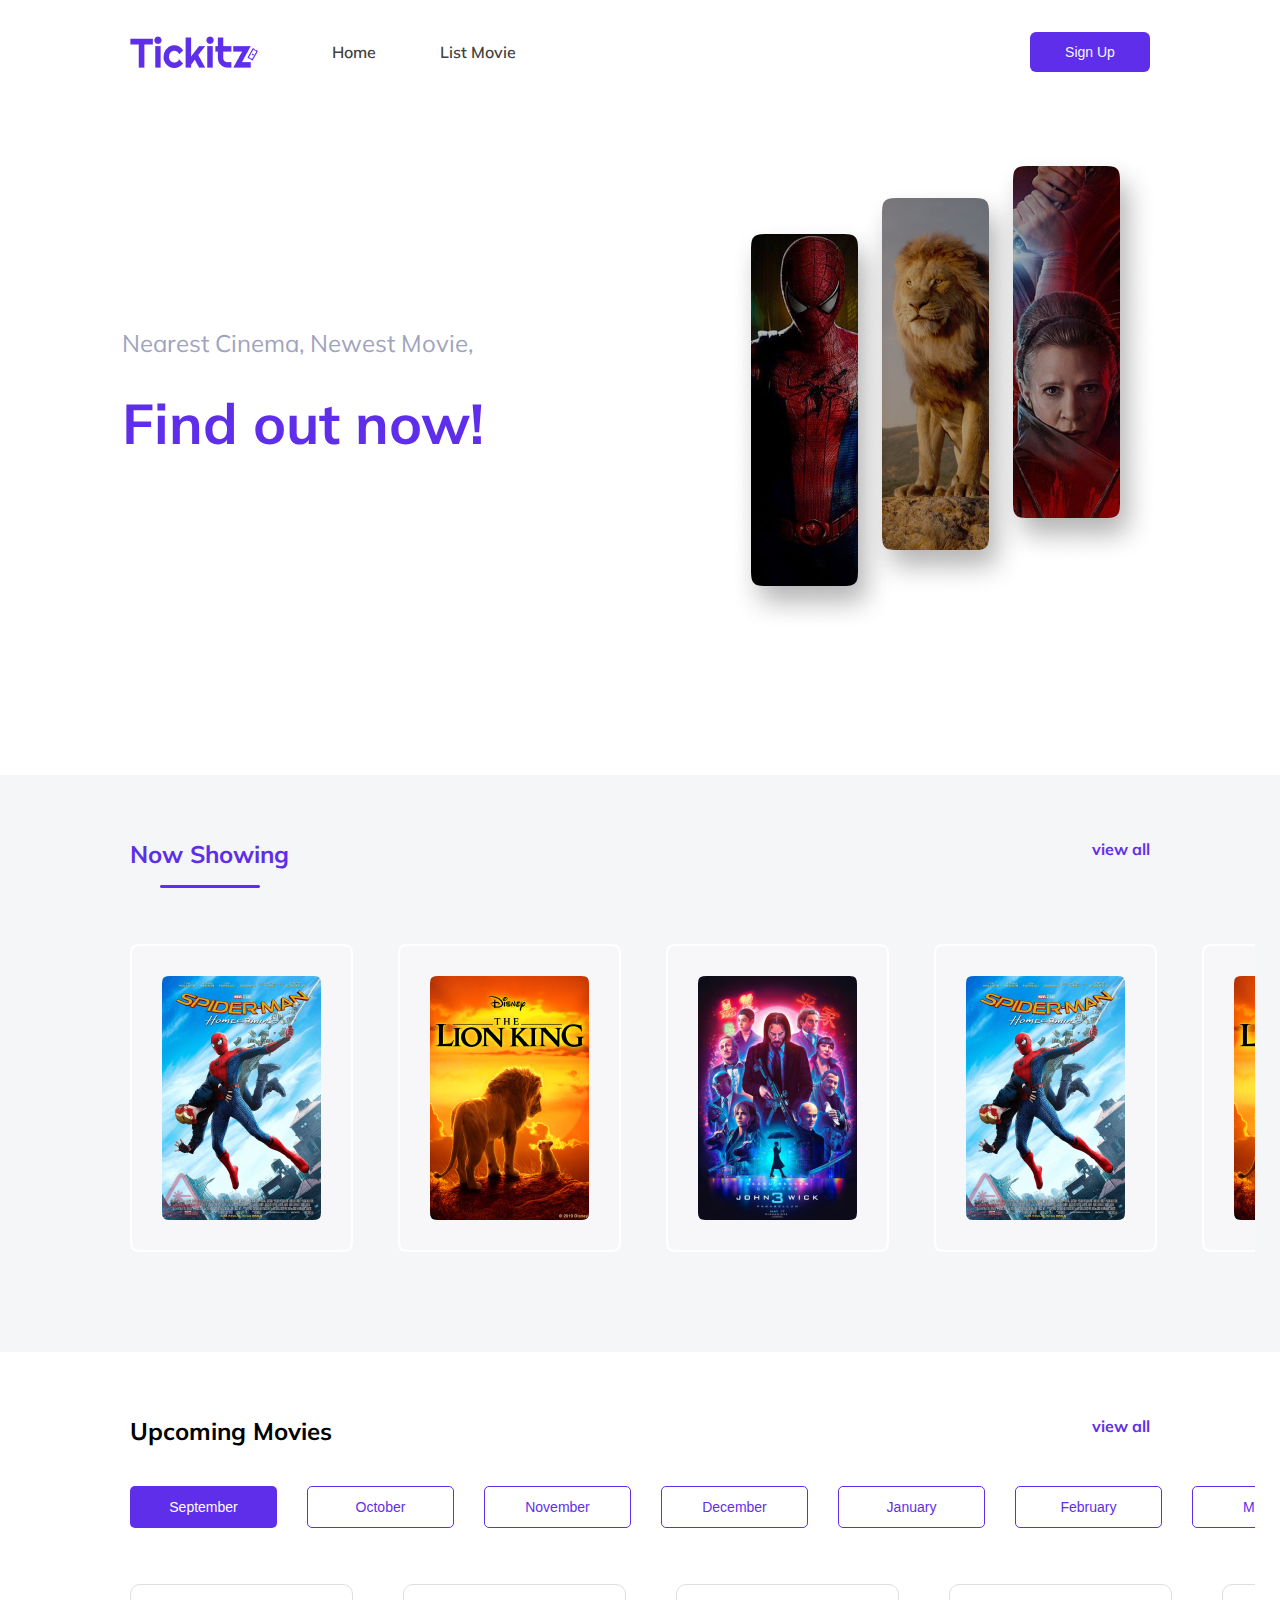
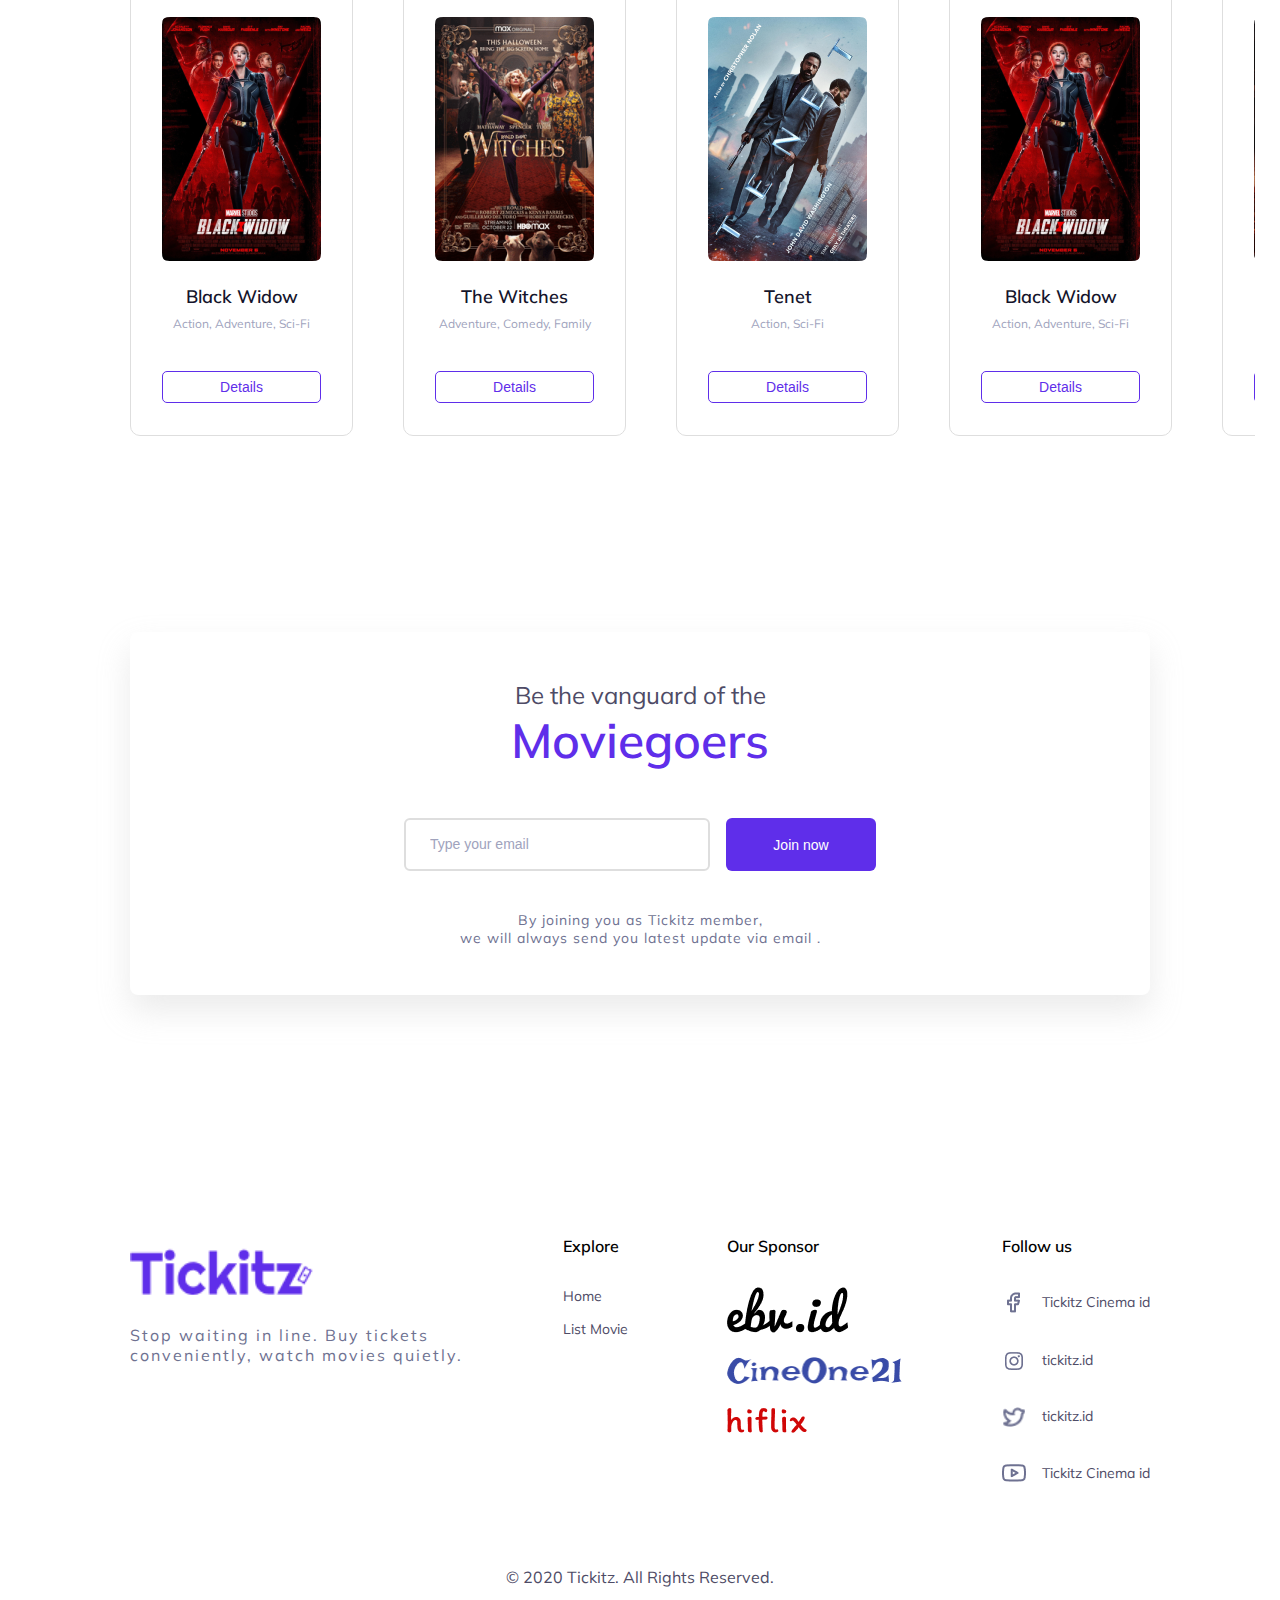
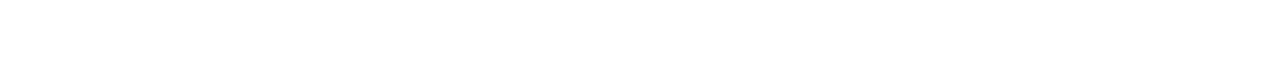
<file: index.html>
<!DOCTYPE html>
<html lang="en">
<head>
    <meta charset="UTF-8">
    <meta name="viewport" content="width=device-width, initial-scale=1.0">
    <link href="https://fonts.googleapis.com/css2?family=Inter:ital,opsz,wght@0,14..32,100..900;1,14..32,100..900&display=swap" rel="stylesheet">
    <link href="https://fonts.googleapis.com/css2?family=Inter:ital,opsz,wght@0,14..32,100..900;1,14..32,100..900&family=Mulish:ital,wght@0,200..1000;1,200..1000&display=swap" rel="stylesheet">
    <link rel="stylesheet" href="/CSS/index.css">
    <title>HOME</title>
</head>
<body>
    <nav class="homeNav">      
        <div class="homeList">
            <img class="tickHome" src="/CSS/Assets/image/Tickitz home.png" alt="Tickitz"> 
            <span class="listHo">Home</span>
            <span class="listMov">List Movie</span>
        </div>
        <div class="signBut">
            <a href="/signUp.html" target="_blank"><button>Sign Up</button></a>
        </div>
    </nav>
    <nav class="homeNav2">      
        <div class="homeList">
            <img class="tickHome" src="/CSS/Assets/image/Tickitz home.png" alt="Tickitz">
        </div>
        <div class="signBut">
            <img src="/CSS/Assets/icon/burger.png" class="menuBurger" alt="menu1">
        </div>
    </nav>
    <header class="homeHeader">
        <div class="headTag">
            <p class="tagChild">Nearest Cinema, Newest Movie,</p>
            <p class="tagChild1">Find out now!</p>
        </div>
        <img src="/CSS/Assets/image/menu1.png" class="imgHome" alt="menu1">
    </header>
    <main>
        <div class="mainChild">
            <div class="mainGchild">
                <span class="nowShow">Now Showing</span>
                <img src="/CSS/Assets/icon/Line.png" alt="line">
            </div>
            <span class="viewAll">view all</span>
        </div>
        <div class="mainChild1">
            <img src="/CSS/Assets/image/spider man.png" alt="spiderman">
            <img src="/CSS/Assets/image/lion king.png" alt="lionking">
            <img src="/CSS/Assets/image/john wick.png" alt="johnwick">
            <img src="/CSS/Assets/image/spider man.png" alt="spiderman">
            <img src="/CSS/Assets/image/lion king.png" alt="lionking">
            <img src="/CSS/Assets/image/spider man.png" alt="spiderman">
            <img src="/CSS/Assets/image/lion king.png" alt="lionking">
            <img src="/CSS/Assets/image/john wick.png" alt="johnwick">
            <img src="/CSS/Assets/image/spider man.png" alt="spiderman">
            <img src="/CSS/Assets/image/lion king.png" alt="lionking">
            <img src="/CSS/Assets/image/john wick.png" alt="johnwick">
            <img src="/CSS/Assets/image/spider man.png" alt="spiderman">
            <img src="/CSS/Assets/image/lion king.png" alt="lionking">
        </div>
    </main>
    <aside>
        <div class="asideChild">
            <div class="asideGchild">
                <span class="upcoming">Upcoming Movies</span>
            </div>
            <span class="viewAll">view all</span>
        </div>
        <div class="monthBut">
            <button class="septBut">September</button>
            <button class="otherBut"> October </button>
            <button class="otherBut">November</button>
            <button class="otherBut">December</button>
            <button class="otherBut"> January </button>
            <button class="otherBut">February</button>
            <button class="otherBut">  March  </button>
            <button class="otherBut">  April  </button>
            <button class="otherBut">   May   </button>
            <button class="otherBut">  June  </button>
            <button class="otherBut">  July  </button>
            <button class="otherBut"> August </button>
        </div>
        <div class="asideChild1">
            <div class="asideGchild1">
                <img src="/CSS/Assets/image/black widow.png" alt="blackwidow">
                <span class="movTittle">Black Widow</span>
                <span class="movGenre">Action, Adventure, Sci-Fi</span>
                <button>Details</button>
            </div>
            <div class="asideGchild1">
                <img src="/CSS/Assets/image/witches.png" alt="witches">
                <span class="movTittle">The Witches</span>
                <span class="movGenre">Adventure, Comedy, Family</span>
                <button>Details</button>
            </div>
            <div class="asideGchild1">
                <img src="/CSS/Assets/image/tenet.png" alt="tenet">
                <span class="movTittle">Tenet</span>
                <span class="movGenre">Action, Sci-Fi</span>
                <button>Details</button>
            </div>
            <div class="asideGchild1">
                <img src="/CSS/Assets/image/black widow.png" alt="blackwidow">
                <span class="movTittle">Black Widow</span>
                <span class="movGenre">Action, Adventure, Sci-Fi</span>
                <button>Details</button>
            </div>
            <div class="asideGchild1">
                <img src="/CSS/Assets/image/witches.png" alt="witches">
                <span class="movTittle">The Witches</span>
                <span class="movGenre">Adventure, Comedy, Family</span>
                <button>Details</button>
            </div>
            <div class="asideGchild1">
                <img src="/CSS/Assets/image/tenet.png" alt="tenet">
                <span class="movTittle">Tenet</span>
                <span class="movGenre">Action, Sci-Fi</span>
                <button>Details</button>
            </div>
            <div class="asideGchild1">
                <img src="/CSS/Assets/image/black widow.png" alt="blackwidow">
                <span class="movTittle">Black Widow</span>
                <span class="movGenre">Action, Adventure, Sci-Fi</span>
                <button>Details</button>
            </div>
            <div class="asideGchild1">
                <img src="/CSS/Assets/image/witches.png" alt="witches">
                <span class="movTittle">The Witches</span>
                <span class="movGenre">Adventure, Comedy, Family</span>
                <button>Details</button>
            </div>
            <div class="asideGchild1">
                <img src="/CSS/Assets/image/tenet.png" alt="tenet">
                <span class="movTittle">Tenet</span>
                <span class="movGenre">Action, Sci-Fi</span>
                <button>Details</button>
            </div>
            <div class="asideGchild1">
                <img src="/CSS/Assets/image/witches.png" alt="witches">
                <span class="movTittle">The Witches</span>
                <span class="movGenre">Adventure, Comedy, Family</span>
                <button>Details</button>
            </div>
            <div class="asideGchild1">
                <img src="/CSS/Assets/image/tenet.png" alt="tenet">
                <span class="movTittle">Tenet</span>
                <span class="movGenre">Action, Sci-Fi</span>
                <button>Details</button>
            </div>
        </div>
    </aside>
    <section class="sectionHome">
        <div class="sectionChild">
            <span class="sectionTag">Be the vanguard of the</span>
            <span class="sectionTag1">Moviegoers</span>
            <div class="sectionGchild">
                <input type="email" placeholder="Type your email">
                <button>Join now</button>
            </div>
            <span class="sectionTag2">By joining you as Tickitz member,</span>
            <span class="sectionTag2">we will always send you latest update via email .</span>
        </div>
    </section>
    <footer class="footer">
        <div class="footerHome">
            <div class="footerHome1">
                <img src="/CSS/Assets/image/Tickitz home.png" alt="Tickitz">
                <span class="footerTag">Stop waiting in line. Buy tickets</span>
                <span class="footerTag">conveniently, watch movies quietly.</span>
            </div>
            <div class="footerHome2">
                <span class="footerNav">Explore</span>
                <div class="footerNavChild3">
                    <span class="footerNavChild">Home</span>
                    <span class="footerNavChild">List Movie</span>
                </div>
            </div>
            <div class="footerHome3">
                <span class="footerNav">Our Sponsor</span>
                <div class="footerNavChild3">
                    <img src="/CSS/Assets/icon/ebu.png" class="sponsor" alt="ebu.id">
                    <img src="/CSS/Assets/icon/cine.png" class="sponsor1" alt="cineone">
                    <img src="/CSS/Assets/icon/hiflix.png" class="sponsor2" alt="hiflix">
                </div>
            </div>
            <div class="footerHome4">
                <span class="footerNav">Follow us</span>
                <div class="footerNavChild3">
                    <div class="footerNavChild1">
                        <img src="/CSS/Assets/icon/fb.png" alt="fb">
                        <span class="footerNavChild2">Tickitz Cinema id</span>
                    </div>
                    <div class="footerNavChild1">
                        <img src="/CSS/Assets/icon/ig.png" alt="ig">
                        <span class="footerNavChild2">tickitz.id</span>
                    </div>
                    <div class="footerNavChild1">
                        <img src="/CSS/Assets/icon/twitter.png" alt="twitter">
                        <span class="footerNavChild2">tickitz.id</span>
                    </div>
                    <div class="footerNavChild1">
                        <img src="/CSS/Assets/icon/yt.png" alt="yt">
                        <span class="footerNavChild2">Tickitz Cinema id</span>
                    </div>
                </div>
            </div>
        </div>
        <span class="copyright">© 2020 Tickitz. All Rights Reserved.</span>
    </footer>
</body>
</html>
</file>
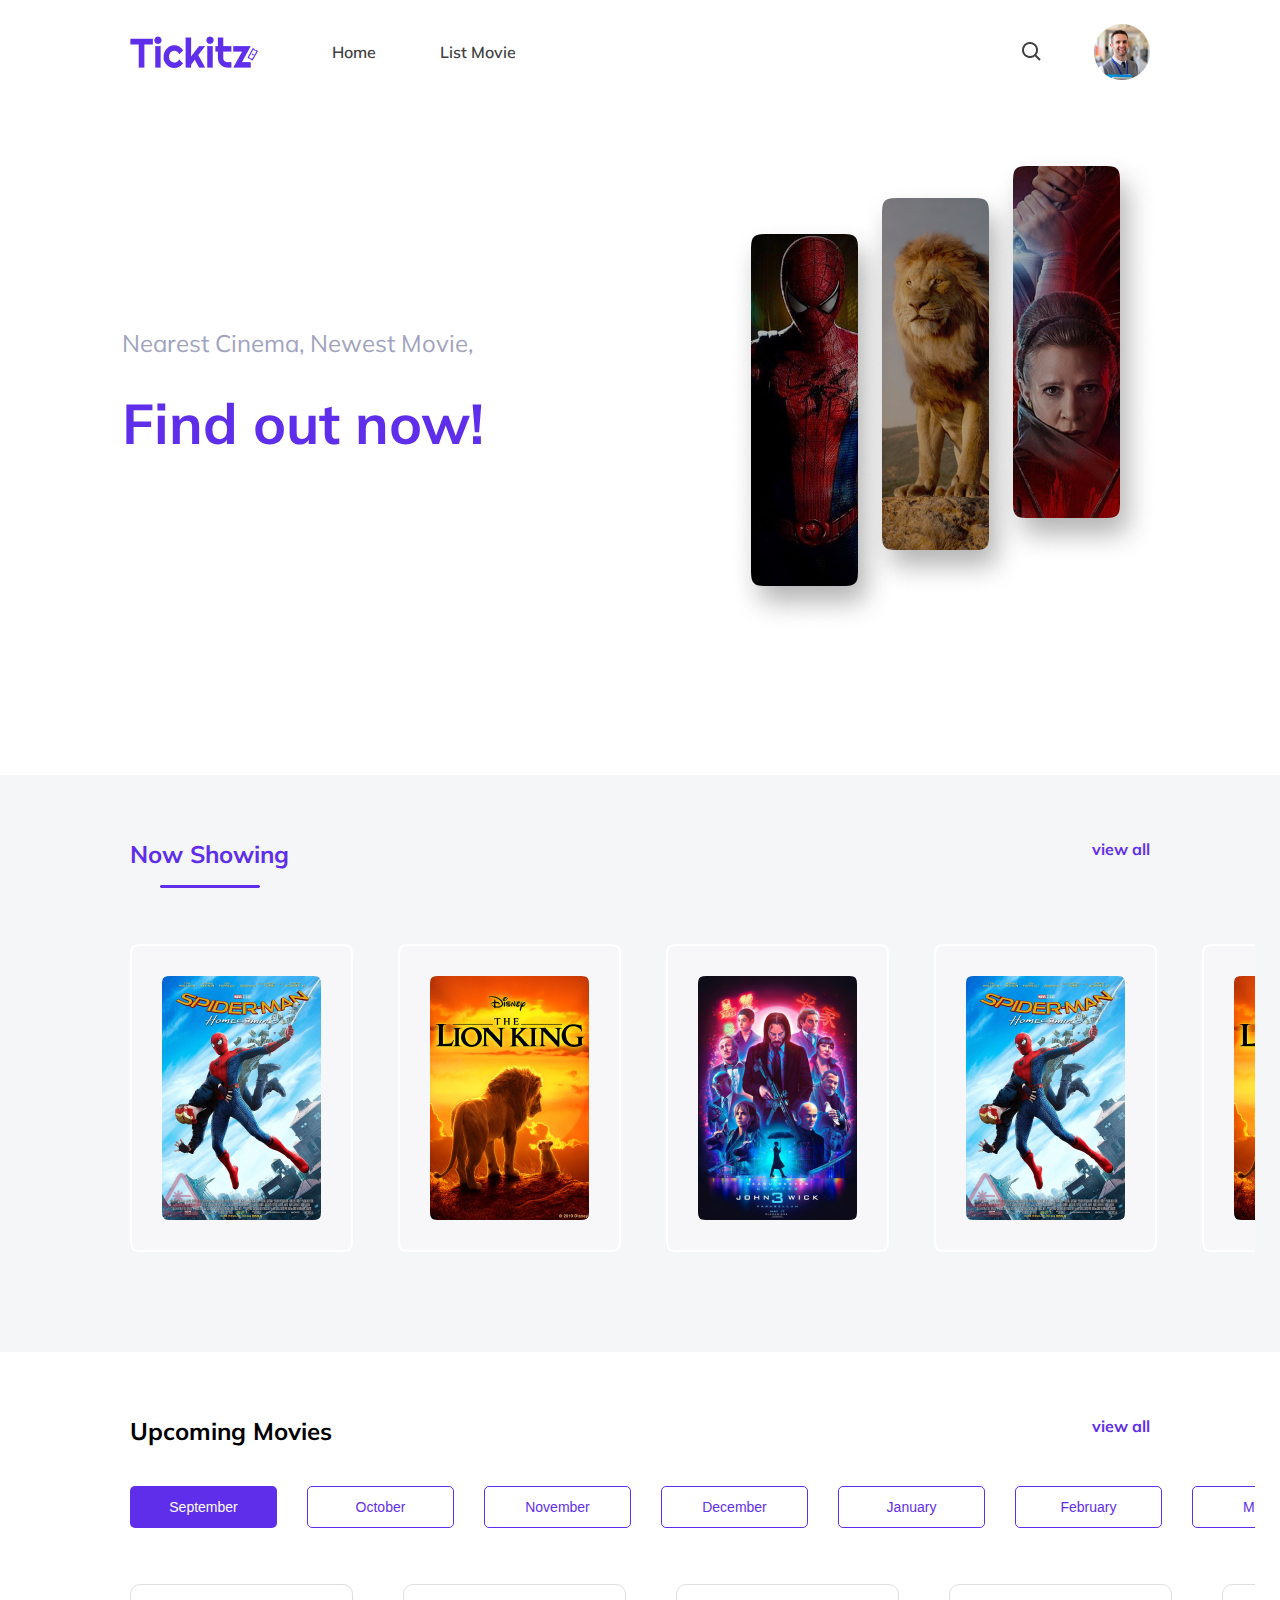
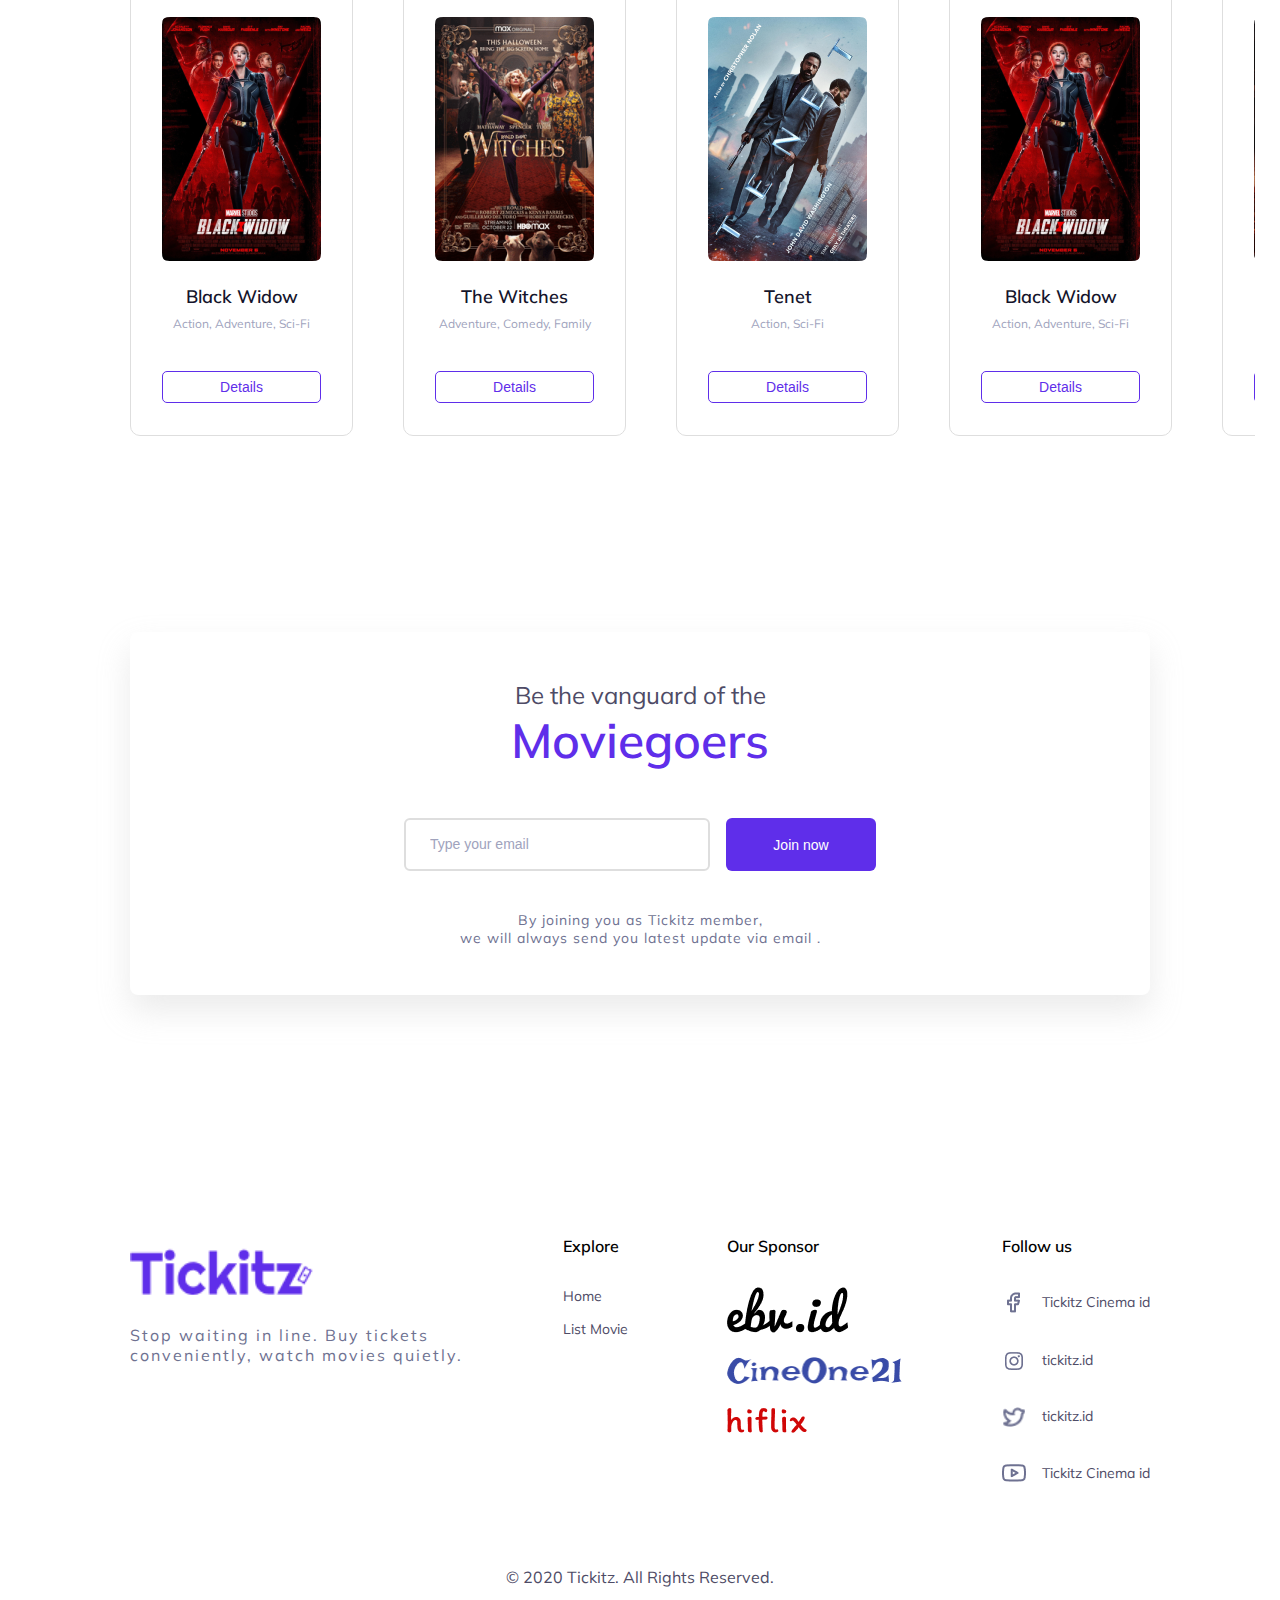
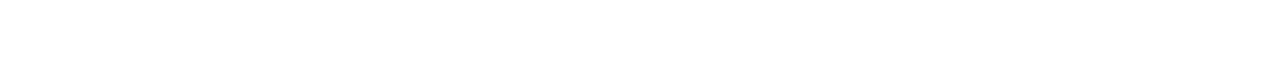
<file: home.html>
<!DOCTYPE html>
<html lang="en">
<head>
    <meta charset="UTF-8">
    <meta name="viewport" content="width=device-width, initial-scale=1.0">
    <link href="https://fonts.googleapis.com/css2?family=Inter:ital,opsz,wght@0,14..32,100..900;1,14..32,100..900&display=swap" rel="stylesheet">
    <link href="https://fonts.googleapis.com/css2?family=Inter:ital,opsz,wght@0,14..32,100..900;1,14..32,100..900&family=Mulish:ital,wght@0,200..1000;1,200..1000&display=swap" rel="stylesheet">
    <link rel="stylesheet" href="/CSS/index.css">
    <title>HOME</title>
</head>
<body>
    <nav class="homeNav">      
        <div class="homeList">
            <img class="tickHome" src="/CSS/Assets/image/Tickitz home.png" alt="Tickitz"> 
            <span class="listHo">Home</span>
            <span class="listMov">List Movie</span>
        </div>
        <div class="avatar">
            <img src="/CSS/Assets/icon/scope.png" alt="scope">
            <img src="/CSS/Assets/image/avatar.png" alt="avatar">
        </div>
    </nav>
    <nav class="homeNav2">      
        <div class="homeList">
            <img class="tickHome" src="/CSS/Assets/image/Tickitz home.png" alt="Tickitz">
        </div>
        <div class="signBut">
            <img src="/CSS/Assets/icon/burger.png" class="menuBurger" alt="menu1">
        </div>
    </nav>
    <header class="homeHeader">
        <div class="headTag">
            <p class="tagChild">Nearest Cinema, Newest Movie,</p>
            <p class="tagChild1">Find out now!</p>
        </div>
        <img src="/CSS/Assets/image/menu1.png" class="imgHome" alt="menu1">
    </header>
    <main>
        <div class="mainChild">
            <div class="mainGchild">
                <span class="nowShow">Now Showing</span>
                <img src="/CSS/Assets/icon/Line.png" alt="line">
            </div>
            <span class="viewAll">view all</span>
        </div>
        <div class="mainChild1">
            <img src="/CSS/Assets/image/spider man.png" alt="spiderman">
            <img src="/CSS/Assets/image/lion king.png" alt="lionking">
            <img src="/CSS/Assets/image/john wick.png" alt="johnwick">
            <img src="/CSS/Assets/image/spider man.png" alt="spiderman">
            <img src="/CSS/Assets/image/lion king.png" alt="lionking">
            <img src="/CSS/Assets/image/spider man.png" alt="spiderman">
            <img src="/CSS/Assets/image/lion king.png" alt="lionking">
            <img src="/CSS/Assets/image/john wick.png" alt="johnwick">
            <img src="/CSS/Assets/image/spider man.png" alt="spiderman">
            <img src="/CSS/Assets/image/lion king.png" alt="lionking">
            <img src="/CSS/Assets/image/john wick.png" alt="johnwick">
            <img src="/CSS/Assets/image/spider man.png" alt="spiderman">
            <img src="/CSS/Assets/image/lion king.png" alt="lionking">
        </div>
    </main>
    <aside>
        <div class="asideChild">
            <div class="asideGchild">
                <span class="upcoming">Upcoming Movies</span>
            </div>
            <span class="viewAll">view all</span>
        </div>
        <div class="monthBut">
            <button class="septBut">September</button>
            <button class="otherBut"> October </button>
            <button class="otherBut">November</button>
            <button class="otherBut">December</button>
            <button class="otherBut"> January </button>
            <button class="otherBut">February</button>
            <button class="otherBut">  March  </button>
            <button class="otherBut">  April  </button>
            <button class="otherBut">   May   </button>
            <button class="otherBut">  June  </button>
            <button class="otherBut">  July  </button>
            <button class="otherBut"> August </button>
        </div>
        <div class="asideChild1">
            <div class="asideGchild1">
                <img src="/CSS/Assets/image/black widow.png" alt="blackwidow">
                <span class="movTittle">Black Widow</span>
                <span class="movGenre">Action, Adventure, Sci-Fi</span>
                <button>Details</button>
            </div>
            <div class="asideGchild1">
                <img src="/CSS/Assets/image/witches.png" alt="witches">
                <span class="movTittle">The Witches</span>
                <span class="movGenre">Adventure, Comedy, Family</span>
                <button>Details</button>
            </div>
            <div class="asideGchild1">
                <img src="/CSS/Assets/image/tenet.png" alt="tenet">
                <span class="movTittle">Tenet</span>
                <span class="movGenre">Action, Sci-Fi</span>
                <button>Details</button>
            </div>
            <div class="asideGchild1">
                <img src="/CSS/Assets/image/black widow.png" alt="blackwidow">
                <span class="movTittle">Black Widow</span>
                <span class="movGenre">Action, Adventure, Sci-Fi</span>
                <button>Details</button>
            </div>
            <div class="asideGchild1">
                <img src="/CSS/Assets/image/witches.png" alt="witches">
                <span class="movTittle">The Witches</span>
                <span class="movGenre">Adventure, Comedy, Family</span>
                <button>Details</button>
            </div>
            <div class="asideGchild1">
                <img src="/CSS/Assets/image/tenet.png" alt="tenet">
                <span class="movTittle">Tenet</span>
                <span class="movGenre">Action, Sci-Fi</span>
                <button>Details</button>
            </div>
            <div class="asideGchild1">
                <img src="/CSS/Assets/image/black widow.png" alt="blackwidow">
                <span class="movTittle">Black Widow</span>
                <span class="movGenre">Action, Adventure, Sci-Fi</span>
                <button>Details</button>
            </div>
            <div class="asideGchild1">
                <img src="/CSS/Assets/image/witches.png" alt="witches">
                <span class="movTittle">The Witches</span>
                <span class="movGenre">Adventure, Comedy, Family</span>
                <button>Details</button>
            </div>
            <div class="asideGchild1">
                <img src="/CSS/Assets/image/tenet.png" alt="tenet">
                <span class="movTittle">Tenet</span>
                <span class="movGenre">Action, Sci-Fi</span>
                <button>Details</button>
            </div>
            <div class="asideGchild1">
                <img src="/CSS/Assets/image/witches.png" alt="witches">
                <span class="movTittle">The Witches</span>
                <span class="movGenre">Adventure, Comedy, Family</span>
                <button>Details</button>
            </div>
            <div class="asideGchild1">
                <img src="/CSS/Assets/image/tenet.png" alt="tenet">
                <span class="movTittle">Tenet</span>
                <span class="movGenre">Action, Sci-Fi</span>
                <button>Details</button>
            </div>
        </div>
    </aside>
    <section class="sectionHome">
        <div class="sectionChild">
            <span class="sectionTag">Be the vanguard of the</span>
            <span class="sectionTag1">Moviegoers</span>
            <div class="sectionGchild">
                <input type="email" placeholder="Type your email">
                <button>Join now</button>
            </div>
            <span class="sectionTag2">By joining you as Tickitz member,</span>
            <span class="sectionTag2">we will always send you latest update via email .</span>
        </div>
    </section>
    <footer class="footer">
        <div class="footerHome">
            <div class="footerHome1">
                <img src="/CSS/Assets/image/Tickitz home.png" alt="Tickitz">
                <span class="footerTag">Stop waiting in line. Buy tickets</span>
                <span class="footerTag">conveniently, watch movies quietly.</span>
            </div>
            <div class="footerHome2">
                <span class="footerNav">Explore</span>
                <div class="footerNavChild3">
                    <span class="footerNavChild">Home</span>
                    <span class="footerNavChild">List Movie</span>
                </div>
            </div>
            <div class="footerHome3">
                <span class="footerNav">Our Sponsor</span>
                <div class="footerNavChild3">
                    <img src="/CSS/Assets/icon/ebu.png" class="sponsor" alt="ebu.id">
                    <img src="/CSS/Assets/icon/cine.png" class="sponsor1" alt="cineone">
                    <img src="/CSS/Assets/icon/hiflix.png" class="sponsor2" alt="hiflix">
                </div>
            </div>
            <div class="footerHome4">
                <span class="footerNav">Follow us</span>
                <div class="footerNavChild3">
                    <div class="footerNavChild1">
                        <img src="/CSS/Assets/icon/fb.png" alt="fb">
                        <span class="footerNavChild2">Tickitz Cinema id</span>
                    </div>
                    <div class="footerNavChild1">
                        <img src="/CSS/Assets/icon/ig.png" alt="ig">
                        <span class="footerNavChild2">tickitz.id</span>
                    </div>
                    <div class="footerNavChild1">
                        <img src="/CSS/Assets/icon/twitter.png" alt="twitter">
                        <span class="footerNavChild2">tickitz.id</span>
                    </div>
                    <div class="footerNavChild1">
                        <img src="/CSS/Assets/icon/yt.png" alt="yt">
                        <span class="footerNavChild2">Tickitz Cinema id</span>
                    </div>
                </div>
            </div>
        </div>
        <span class="copyright">© 2020 Tickitz. All Rights Reserved.</span>
    </footer>
</body>
</html>
</file>
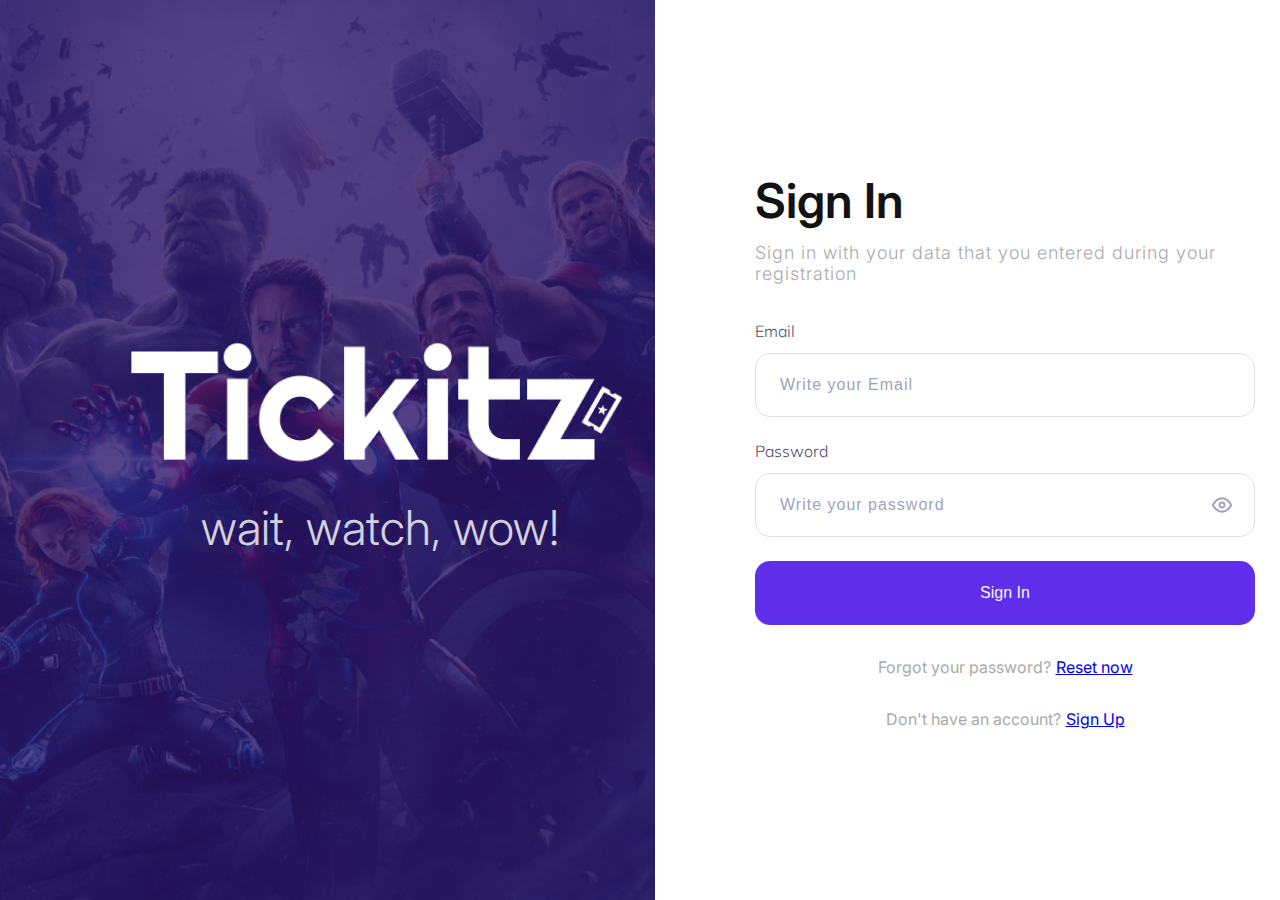
<file: signIn.html>
<!DOCTYPE html>
<html lang="en">
<head>
    <meta charset="UTF-8">
    <meta name="viewport" content="width=device-width, initial-scale=1.0">
    <link href="https://fonts.googleapis.com/css2?family=Inter:ital,opsz,wght@0,14..32,100..900;1,14..32,100..900&display=swap" rel="stylesheet">
    <link href="https://fonts.googleapis.com/css2?family=Inter:ital,opsz,wght@0,14..32,100..900;1,14..32,100..900&family=Mulish:ital,wght@0,200..1000;1,200..1000&display=swap" rel="stylesheet">
    <link rel="stylesheet" href="/CSS/index.css">
    <title>SIGN IN</title>
</head>
<body>
    <section class="all">
        <aside class="left">
            <img src="/CSS/Assets/image/tickitz 1.png" class="imgTic" alt="tickitz">
            <h1 class="hashtag">wait, watch, wow!</h1>
        </aside>
        <aside class="left1">
            <img src="/CSS/Assets/image/Tickitz home.png" class="imgTic" alt="tickitz">
        </aside>
        <aside class="right">
            <h1 class="headSign">Sign In</h1>
            <span class="headSign2">Sign in with your data that you entered during your registration</span>
            <form class="inputForm">
                <label for="Email">Email</label>
                <input type="email" class="email" name="Email" placeholder="Write your Email">
                <label for="Password">Password</label>
                <input type="password" class="password" name="Password" placeholder="Write your password">
                <button type="submit" class="signBut">Sign In</button>
            </form>
            <footer class="footSign">
                <span>Forgot your password? </span>
                <a class="signLink" href="url">Reset now</a>
            </footer>
            <footer class="footSign">
                <span>Don't have an account? </span>
                <a class="signLink" href="/signUp.html">Sign Up</a>
            </footer>
        </aside>
    </section>
    <script src="/Script/index.js"></script>      
</body>
</html>
</file>
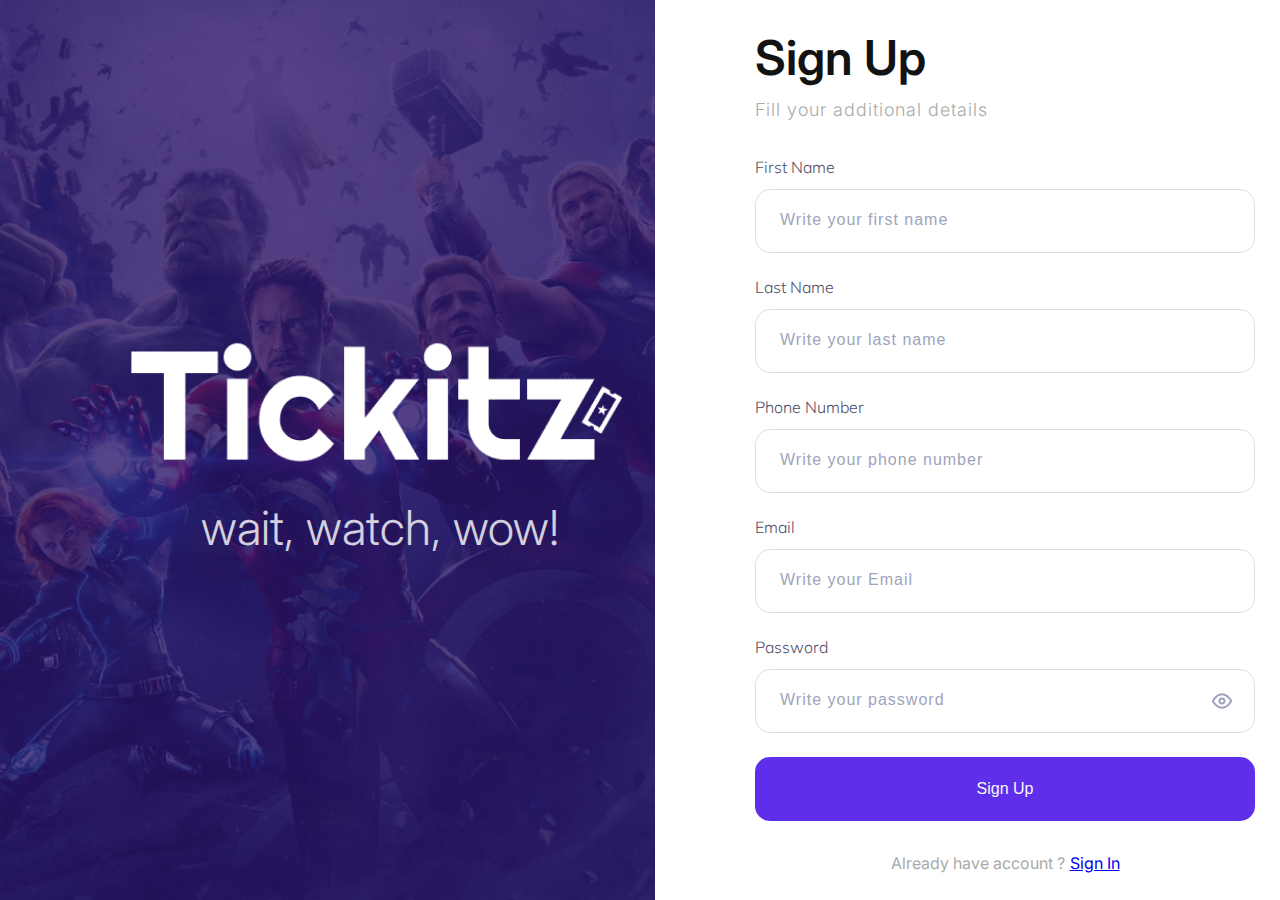
<file: signUp.html>
<!DOCTYPE html>
<html lang="en">
<head>
    <meta charset="UTF-8">
    <meta name="viewport" content="width=device-width, initial-scale=1.0">
    <link href="https://fonts.googleapis.com/css2?family=Inter:ital,opsz,wght@0,14..32,100..900;1,14..32,100..900&display=swap" rel="stylesheet">
    <link href="https://fonts.googleapis.com/css2?family=Inter:ital,opsz,wght@0,14..32,100..900;1,14..32,100..900&family=Mulish:ital,wght@0,200..1000;1,200..1000&display=swap" rel="stylesheet">
    <link rel="stylesheet" href="/CSS/index.css">
    <title>SIGN UP</title>
</head>
<body>
    <section class="all">
        <aside class="left">
            <img src="/CSS/Assets/image/tickitz 1.png" class="imgTic" alt="tickitz">
            <h1 class="hashtag">wait, watch, wow!</h1>
        </aside>
        <aside class="left1">
            <img src="/CSS/Assets/image/Tickitz home.png" class="imgTic" alt="tickitz">
        </aside>
        <aside class="right">
            <h1 class="headSign">Sign Up</h1>
            <span class="headSign2">Fill your additional details</span>
            <form class="inputForm">
                <label for="">First Name</label>
                <input type="text" class="firstName" name="First Name" placeholder="Write your first name">
                <label for="">Last Name</label>
                <input type="text" class="lastName" name="Last Name" placeholder="Write your last name">
                <label for="">Phone Number</label>
                <input type="number" class="phoneNumber" name="Phone Number" placeholder="Write your phone number">
                <label for="">Email</label>
                <input type="email" class="email" name="Email" placeholder="Write your Email">
                <label for="">Password</label>
                <input type="password" class="password" name="Password" placeholder="Write your password">
                <button class="signBut">Sign Up</button>
            </form>
            <footer class="footSign">
                <span>Already have account ? </span>
                <a class="signLink" href="/signIn.html">Sign In</a>
            </footer>
        </aside>
    </section>
    <script src="Script/signUp.js"></script>      
</body>
</html>
</file>
<file: CSS/index.css>
*,
*::before,
*::after {
    padding: 0;
    margin: 0;
    box-sizing: border-box;
}
body {
    font-family: "Mulish", sans-serif;
    /* letter-spacing: 2px; */
}

/* HOME : LINE 192 */

/* SIGN UP & SIGN IN */
.all {
    display: flex;
    width: 100%;
    height: 100vh;
}

.left {
    width: 60%;
    display: flex;
    flex-direction: column;
    align-items: center;
    justify-content: center;
    background-color: #2B156BCC;
    background-image: url(/CSS/Assets/image/avenger.png);
    background-size: cover;
}

.left1 {
    display: none;
}

.hashtag {
    font-family: "inter", sans-serif;
    color: #FFFF;
    opacity: 80%;
    font-size: 48px;
    font-weight: 300;
}

.right {
    padding: 120px 100px;
    font-family: "inter", sans-serif;
    display: flex;
    flex-direction: column;
    justify-content: center;
}

.headSign {
    color: #121212;
    font-size: 48px;
    font-weight: 600;
    margin-bottom: 12px;
}

.right .headSign2 {
    color: #AAAAAA;
    display: flex;
    font-size: 18px;
    font-weight: 300;
    letter-spacing: 1px;
    margin-bottom: 37px;
}

.right .inputForm {
    font-family: "Mulish", sans-serif;
    display: flex;
    flex-direction: column;
    color: #4E4B66;
    font-weight: 300;
    font-size: 16px;
    letter-spacing: 0;
}

.right .inputForm input {
    width: 500px;
    height: 64px;
    border: 1px solid #DEDEDE;
    border-radius: 15px;
    padding: 24px;
    margin-top: 12px;
    margin-bottom: 24px;
}

.right .inputForm input::placeholder {
    color: #A0A3BD;
    font-size: 16px;
    font-weight: 100;
    letter-spacing: 1px;
}

.right .inputForm .password {
    background-image: url(/CSS/Assets/icon/eyeslash.png);
    background-repeat: no-repeat;
    background-position: right 22px center;
}

.right .signBut {
    width: 500px;
    height: 64px;
    font-size: 16px;
    color: #F7F7FC;
    background-color: #5F2EEA;
    border: none;
    border-radius: 15px;
}

.right .signBut button {
    width: 500px;
    height: 64px;
    font-size: 16px;
    color: #F7F7FC;
    background-color: #5F2EEA;
    border: none;
    border-radius: 15px;
}

.footSign {
    display: flex;
    justify-content: center;
    font-family: "inter", sans-serif;
    font-size: 16px;
    color: #AAAAAA;
    letter-spacing: 0px;
    margin-top: 32px;
}

.right .footSign .signLink {
    margin-left: 5px;
}



/* HOME */
.homeNav {
    display: flex;
    justify-content: space-between;
    align-items: center;
    width: 100vw;
    height: 104px;
    padding: 0 130px;
}
.homeNav2 {
    display: none;
}
.homeList {
    display: flex;
    align-items: center;
    color: #414141;
    font-size: 16px;
    font-weight: 600;
}
.homeNav .homeList .ticHome {
    margin-right: 72px;
}
.homeList .listMov {
    margin-left: 64px;
}
.homeList .listHo {
    margin-left: 72px;
}
.homeNav button {
    width: 120px;
    height: 40px;
    font-size: 14px;
    color: #F7F7FC;
    background-color: #5F2EEA;
    border: none;
    border-radius: 6px;
}
.avatar {
    display: flex;
    justify-content: center;
    align-items: center;
    gap: 50px;
}
.homeHeader {
    display: flex;
    justify-content: space-around;
    align-items: center;
    padding-top: 48px;
    padding-bottom: 142px;
}
.tagChild {
    font-size: 24px;
    font-weight: 400;
    color: #A0A3BD;
    letter-spacing: 0;
}
.tagChild1 {
    font-size: 56px;
    font-weight: 700;
    color: #5F2EEA;
    margin-top: 30px;
}



main {
    background-color: #F5F6F8;
    padding-top: 64px;
    padding-bottom: 100px;
    padding-left: 130px;
    padding-right: 25px;
}
.mainChild {
    display: flex;
    justify-content: space-between;
}
.mainGchild {
    display: flex;
    flex-direction: column;
    align-items: center;
}
.mainChild .mainGchild .nowShow {
    font-size: 24px;
    font-weight: 700;
    color: #5F2EEA;
}
.mainChild .mainGchild img {
    margin-top: 16px;
    width: 100px;
}
.mainChild .viewAll {
    font-size: 16px;
    font-weight: 700;
    color: #5F2EEA;
    padding-right: 105px;
}
.mainChild1 {
    width: 100%;
    display: flex;
    gap: 45px;
    margin-top: 56px;
    overflow-x: scroll;
    scroll-snap-type: mandatory;
}



aside {
    padding-top: 64px;
    padding-bottom: 100px;
    padding-left: 130px;
    padding-right: 25px;
}
.asideChild {
    display: flex;
    justify-content: space-between;
}
.asideGchild {
    display: flex;
    flex-direction: column;
    align-items: center;
}
.asideChild .asideGchild .upcoming {
    font-size: 24px;
    font-weight: 700;
}
.asideChild .viewAll {
    font-size: 16px;
    font-weight: 700;
    color: #5F2EEA;
    padding-right: 105px;
}
.monthBut {
    width: 100%;
    display: flex;
    gap: 30px;
    margin-top: 40px;
    overflow-x: scroll;
    scroll-snap-type: mandatory;

}
.septBut {
    display: flex;
    justify-content: center;
    align-items: center;
    width: 147px;
    height: 42px;
    padding: 0 50px;
    border: none;
    background-color: #5F2EEA;
    border-radius: 5px;
    font-size: 14px;
    font-weight: 500;
    color: white; 
}
.otherBut {
    display: flex;
    justify-content: center;
    align-items: center;
    width: 147px;
    height: 42px;
    padding: 0 50px;
    border: 1px #5F2EEA solid;
    background-color: white;
    border-radius: 5px;
    font-size: 14px;
    font-weight: 400;
    color: #5F2EEA;
}
.asideChild1 {
    width: 100%;
    display: flex;
    gap: 50px;
    overflow-x: scroll;
    scroll-snap-type: mandatory;
}
.asideGchild1 {
    display: flex;
    justify-content: center;
    align-items: center;
    flex-direction: column;
    width: 223px;
    height: 452px;
    padding: 32px;
    margin-top: 56px;
    border: 1px #DEDEDE solid;
    border-radius: 10px;
}
.movTittle {
    font-size: 18px;
    color: #14142B;
    font-weight: 600;
    margin-top: 24px;
}
.movGenre {
    font-size: 12px;
    color: #A0A3BD;
    font-weight: 400;
    margin-top: 8px;
}
.asideGchild1 button {
    width: 159px;
    height: 33px;
    background-color: white;
    border: 1px #5F2EEA solid;
    border-radius: 5px;
    font-size: 14px;
    font-weight: lighter;
    color: #5F2EEA;
    margin-top: 40px;
}



.sectionHome {
    display: flex;
    justify-content: center;
    align-items: center;
    padding: 96px 130px;
}
.sectionChild {
    display: flex;
    flex-direction: column;
    justify-content: center;
    align-items: center;
    width: 100%;
    padding: 48px 0;
    border: none;
    border-radius: 8px;
    box-shadow: 0px 16px 32px 0px #bababa4a;
}
.sectionTag {
    font-size: 24px;
    font-weight: 400;
    color: #4E4B66;
}
.sectionTag1 {
    font-size: 48px;
    font-weight: 600;
    color: #5F2EEA;
}
.sectionGchild {
    display: flex;
    gap: 16px;
    margin-top: 48px;
    margin-bottom: 40px;
}
.sectionGchild input {
    width: 306px;
    height: 53px;
    border: 2px #DEDEDE solid;
    border-radius: 6px;
    padding-left: 24px;
}
.sectionGchild input::placeholder {
    font-size: 14px;
    font-weight: 400;
    color: #A0A3BD;
}
.sectionGchild button {
    width: 150px;
    height: 53px;
    background-color: #5F2EEA;
    border: none;
    border-radius: 6px;
    font-size: 14px;
    color: white;
}
.sectionTag2 {
    font-size: 14px;
    font-weight: 400;
    color: #6E7191;
    letter-spacing: 1px;
}



.footer {
    display: flex;
    flex-direction: column;
    justify-content: center;
    align-items: center;
    padding: 95px 80px;
}
.footerHome {
    width: 100%;
    display: flex;
    justify-content: space-around;
    padding: 50px 0;
}
.footerHome1 {
    display: flex;
    flex-direction: column;
}
.footerHome2 {
    display: flex;
    flex-direction: column;
}
.footerHome3 {
    display: flex;
    flex-direction: column;
}
.footerHome4 {
    display: flex;
    flex-direction: column;
}
.footerHome1 img {
    width: 185px;
    margin-bottom: 16px;
}
.footerTag {
    font-size: 16px;
    font-weight: 400;
    letter-spacing: 2px;
    color: #6E7191;
}
.footerNav {
    font-size: 16px;
    font-weight: 600;
    margin-bottom: 31px;
}
.footerNavChild1 {
    margin-bottom: 15px;
    display: flex;
    align-items: center;
}
.footerNavChild {
    font-size: 14px;
    font-weight: 400;
    color: #4E4B66;
    margin-bottom: 15px;
}
.footerNavChild2 {
    font-size: 14px;
    font-weight: 400;
    color: #4E4B66;
    margin-bottom: 15px;
}
.footerNavChild3 {
    display: flex;
    flex-direction: column;
}
.sponsor {
    width: 122px;
    margin-bottom: 24px;
}
.sponsor1 {
    width: 175px;
    margin-bottom: 24px;
}
.sponsor2 {
    width: 80px;
    margin-bottom: 24px;
}
.footerHome4 img {
    width: 24px;
    margin-right: 16px;
    margin-bottom: 16px;
    margin-top: 3px;
}
.copyright {
    font-size: 16px;
    font-weight: 400;
    color: #4E4B66;
}


/* media query */
/* berakpoint1 */
@media (max-width: 700px) {
    /* SIGN IN & UP */
    .all {
        display: flex;
        flex-direction: column;
    }
    .left {
        display: none;
    }
    .left1 {
        display: block;
    }
    .hashtag {
        font-size: 18px;
        font-weight: 200;
    }
    .imgTic {
        width: 100px;
    }
    .right {
        padding: 20px 50px;
        justify-content: center;
    }
    .headSign {
        font-size: 36px;
        font-weight: 600;
    }
    .right .headSign2 {
        font-size: 14px;
        margin-bottom: 20px;
    }
    .right .inputForm {
        font-size: 14px;
    }
    .right .inputForm input {
        width: 300px;
        height: 20px;
        margin-top: 8px;
        margin-bottom: 12px;
        border-radius: 4px;
    }
    .right .inputForm input::placeholder {
        font-size: 14px;
    }
    .right .signBut {
        width: 300px;
        height: 50px;
        border-radius: 6px;
    }
    .footSign {
        font-size: 12px;
    }


    /* HOME */
    .homeNav {
        display: none;
    }
    .homeNav2 {
        display: flex;
        justify-content: space-between;
        align-items: center;
        width: 100vw;
        height: 104px;
        padding: 0 50px;
    }
    .menuBurger {
        width: 20px;
    }
    .homeHeader {
        flex-direction: column;
        gap: 50px;
    }
    .headTag {
        display: flex;
        flex-direction: column;
        align-items: flex-start;
    }
    .tagChild {
        display: flex;
        font-size: 18px;
        font-weight: 400;
        color: #A0A3BD;
        letter-spacing: 0;
        justify-content: flex-start;
    }
    .tagChild1 {
        display: flex;
        font-size: 36px;
        font-weight: 700;
        justify-content: center;
    }
    .imgHome {
        width: 300px;
    }
    main {
        padding-left: 50px;
        padding-right: 0px;
    }
    .mainChild .mainGchild .nowShow {
        font-size: 16px;
    }
    .mainChild .mainGchild img {
        margin-top: 16px;
        width: 70px;
    }
    .mainChild .viewAll {
        font-size: 16px;
        padding-right: 50px;
    }
    .mainChild1 {
        gap: 20px;
    }
    aside {
        padding-top: 50px;
        padding-bottom: 50px;
        padding-left: 50px;
        padding-right: 0px;
    }
    .asideChild .asideGchild .upcoming {
        font-size: 16px;
    }
    .asideChild .viewAll {
        padding-right: 50px;
    }
    .monthBut {
        gap: 10px; 
    }
    .asideChild1 {
        gap: 20px;
    }
    .sectionHome {
        padding: 50px 50px;
    }
    .sectionChild {
        padding: 40px 20px;
        justify-content: center;
        align-items: center;
    }
    .sectionTag {
        font-size: 16px;
    }
    .sectionTag1 {
        font-size: 36px;
    }
    .sectionGchild {
        flex-direction: column;
        justify-content: center;
        align-items: center;
        gap: 10px;
        margin-top: 20px;
        margin-bottom: 20px;
    }
    .sectionGchild input {
        width: 250px;
        padding-left: 10px;
    }
    .sectionGchild input::placeholder {
        font-size: 14px;
        font-weight: 400;
        color: #A0A3BD;
    }
    .sectionGchild button {
        width: 250px;
    }
    .sectionTag2 {
        text-align: center;
    }
    .footer {
        padding: 10px 30px;
        align-items: flex-start;
    }
    .footerHome {
        flex-direction: column;
        gap: 50px;
    }
    .footerHome1 {
        letter-spacing: 0;
    }
    .footerHome2 {
        letter-spacing: 0;
    }
    .footerHome3 {
        letter-spacing: 0;
    }
    .footerHome4 {
        letter-spacing: 0;
    }
    .footerNavChild2 {
        display: none;
    }
    .footerNavChild3 {
        flex-direction: row;
        gap: 40px;
        margin-top: 10px;
    }
    .sponsor {
        width: 60px;
        margin-bottom: 0px;
    }
    .sponsor1 {
        width: 70px;
        margin-bottom: 0px;
    }
    .sponsor2 {
        width: 50px;
        margin-bottom: 0px;
    }
    .copyright {
        font-size: 14px;
        padding-bottom: 50px;
    }
}


/* breakpoint2 */
@media (min-width: 701px) and (max-width: 900px) {
    /* SIGN IN & UP */
    .all {
        display: flex;
        flex-direction: column;
    }
    .left {
        width: 100%;
        height: 100vh;
        padding: 50px 0;
    }
    .hashtag {
        font-size: 18px;
        font-weight: 200;
    }
    .imgTic {
        width: 100px;
    }
    .right {
        padding: 20px 100px;
        justify-content: center;
        align-items: center;
    }
    .headSign {
        font-size: 36px;
        font-weight: 600;
    }
    .right .headSign2 {
        text-align: center;
        font-size: 14px;
        margin-bottom: 20px;
    }
    .right .inputForm {
        text-align: center;
        font-size: 14px;
    }
    .right .inputForm input {
        width: 300px;
        height: 20px;
        margin-top: 8px;
        margin-bottom: 12px;
    }
    .right .inputForm input::placeholder {
        text-align: center;
        font-size: 14px;
    }
    .right .signBut {
        width: 300px;
        height: 50px;
    }
    .footSign {
        font-size: 14px;
    }

    /* HOME */
    .homeNav {
        display: none;
    }
    .homeNav2 {
        display: flex;
        justify-content: space-between;
        align-items: center;
        width: 100vw;
        height: 104px;
        padding: 0 50px;
    }
    .menuBurger {
        width: 30px;
    }
    .homeHeader {
        flex-direction: column;
        gap: 50px;
    }
    .tagChild {
        display: flex;
        font-size: 18px;
        font-weight: 400;
        color: #A0A3BD;
        letter-spacing: 0;
        justify-content: center;
    }
    .tagChild1 {
        display: flex;
        font-size: 36px;
        font-weight: 700;
        justify-content: center;
    }
    .imgHome {
        width: 300px;
    }
    main {
        padding-left: 50px;
        padding-right: 0px;
    }
    .mainChild .mainGchild .nowShow {
        font-size: 16px;
    }
    .mainChild .mainGchild img {
        margin-top: 16px;
        width: 70px;
    }
    .mainChild .viewAll {
        font-size: 16px;
        padding-right: 50px;
    }
    .mainChild1 {
        gap: 20px;
    }
    aside {
        padding-top: 50px;
        padding-bottom: 50px;
        padding-left: 50px;
        padding-right: 0px;
    }
    .asideChild .asideGchild .upcoming {
        font-size: 16px;
    }
    .asideChild .viewAll {
        padding-right: 50px;
    }
    .monthBut {
        gap: 10px; 
    }
    .asideChild1 {
        gap: 20px;
    }
    .sectionHome {
        padding: 50px 50px;
    }
    .sectionChild {
        padding: 40px 20px;
        justify-content: center;
        align-items: center;
    }
    .sectionTag {
        font-size: 16px;
    }
    .sectionTag1 {
        font-size: 36px;
    }
    .sectionGchild {
        flex-direction: column;
        justify-content: center;
        align-items: center;
        gap: 10px;
        margin-top: 20px;
        margin-bottom: 20px;
    }
    .sectionGchild input {
        width: 200px;
        padding-left: 50px;
        padding-right: 50px;
    }
    .sectionGchild input::placeholder {
        font-size: 14px;
        font-weight: 400;
        color: #A0A3BD;
    }
    .sectionGchild button {
        width: 100px;
    }
    .sectionTag2 {
        text-align: center;
    }
    .footerHome {
        display: grid;
        gap: 50px;
    }
    .footerHome1 {
        grid-column: 1;
        grid-row: 1;
    }
    .footerHome2 {
        grid-column: 1;
        grid-row: 2;
    }
    .footerHome3 {
        grid-column: 2;
        grid-row: 1;
    }
    .footerHome4 {
        grid-column: 2;
        grid-row: 2;
    }
}

/* breakpoint3 */
@media (min-width: 901px) and (max-width: 1200px) {
    /* SIGN IN & UP */
    .right {
        padding: 30px 30px;
        justify-content: center;
        align-items: center;
    }
    .right .headSign2 {
        text-align: center;
    }
    .right .inputForm {
        text-align: center;
    }
    .right .inputForm input {
        width: 350px;
        height: 35px;
    }
    .right .inputForm input::placeholder {
        text-align: center;
    }
    .right .signBut {
        width: 350px;
        height: 50px;
    }

    /* HOME */
    .tagChild {
        font-size: 18px;
        font-weight: 400;
        color: #A0A3BD;
        letter-spacing: 0;
    }
    .tagChild1 {
        font-size: 36px;
        font-weight: 700;
    }
    .imgHome {
        width: 300px;
    }
    .footerHome {
        display: grid;
        gap: 50px;
    }
    .footerHome1 {
        grid-column: 1;
        grid-row: 1;
    }
    .footerHome2 {
        grid-column: 1;
        grid-row: 2;
    }
    .footerHome3 {
        grid-column: 2;
        grid-row: 1;
    }
    .footerHome4 {
        grid-column: 2;
        grid-row: 2;
    }
}
</file>
